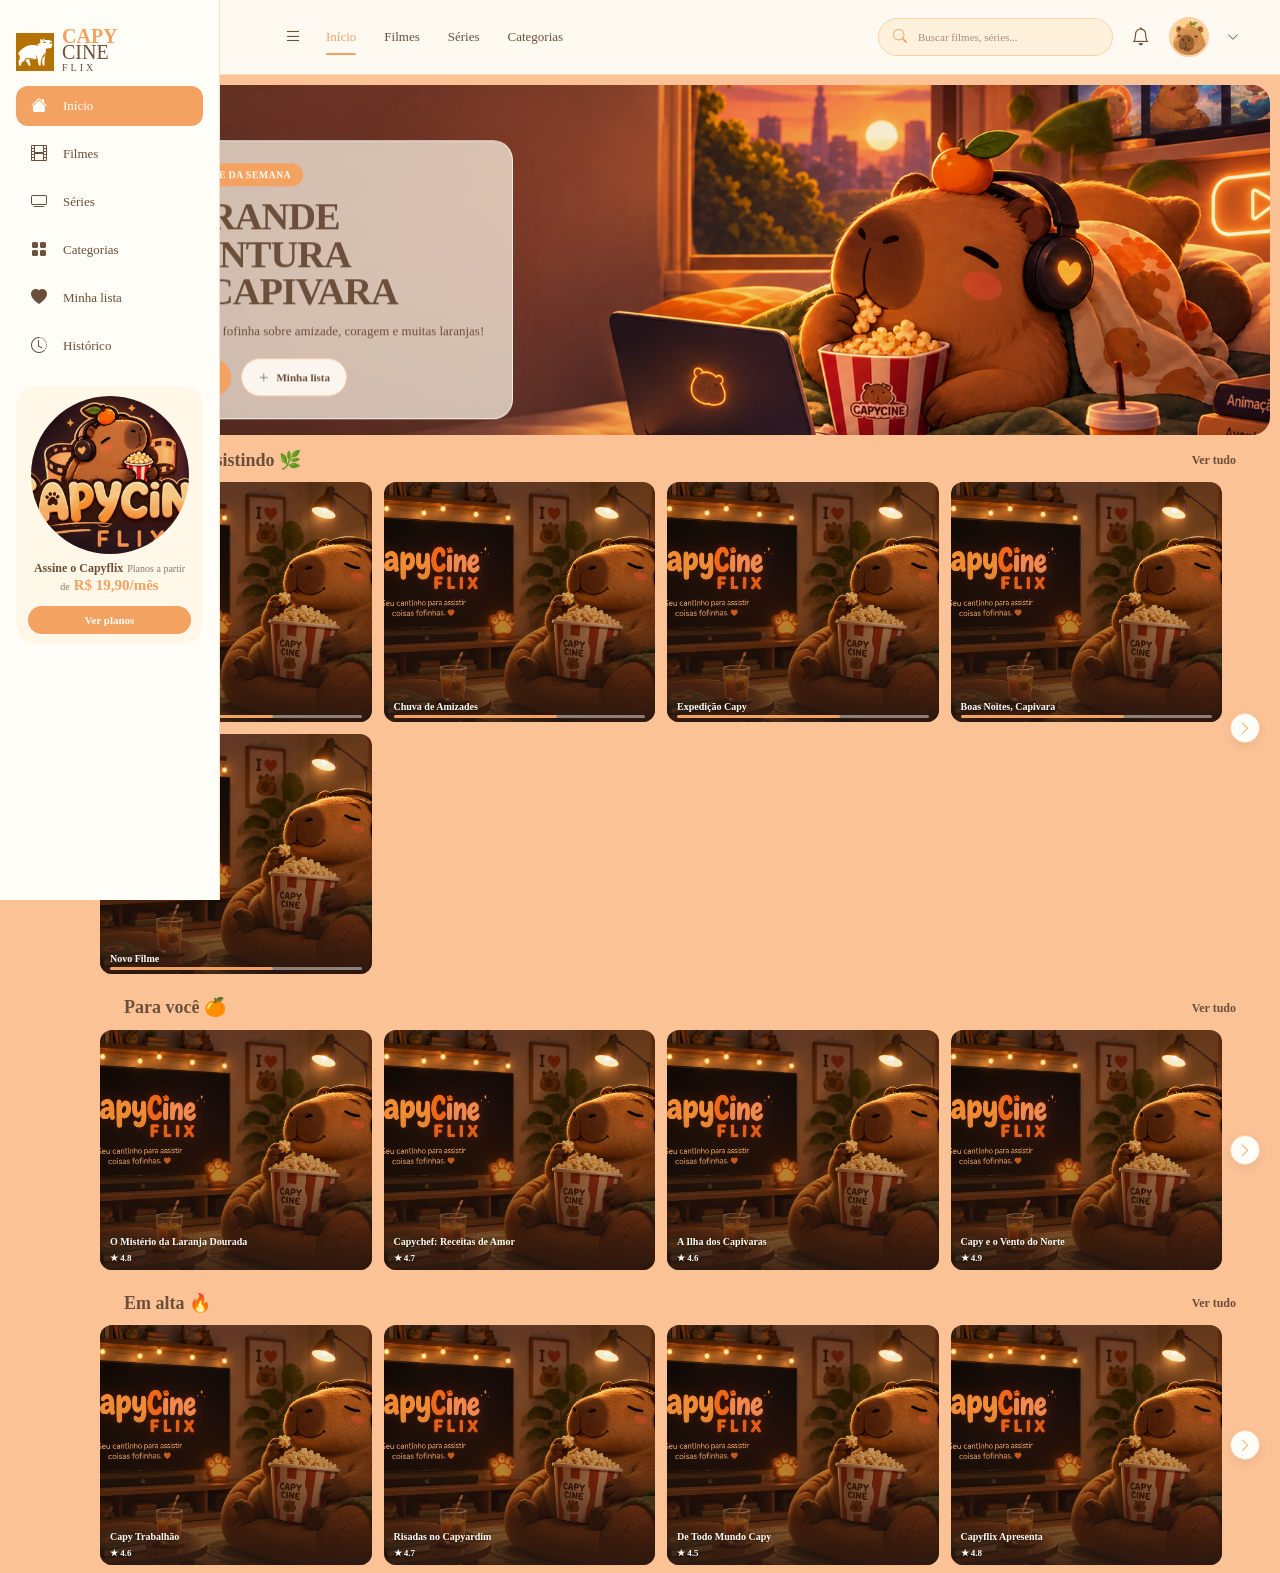
<file: index.html>
<!DOCTYPE html>
<html lang="pt-br">

<head>
    <meta charset="UTF-8">
    <meta name="viewport" content="width=device-width, initial-scale=1.0">
    <title>CapyFlix</title>
    <link rel="stylesheet" href="./frontend/css/navbar.css">
    <link rel="stylesheet" href="./frontend/css/styles.css">
    <link rel="icon" type="image/png" href="/public/img/capyIcon.png">
    <link rel="stylesheet" href="https://cdn.jsdelivr.net/npm/bootstrap-icons@1.13.1/font/bootstrap-icons.min.css">
    <link rel="stylesheet" href="./frontend/css/hero.css">
    <link rel="stylesheet" href="./frontend/css/movie.css">
</head>

<body>

    <div data-component="navbar"></div>

    <div data-component="hero"></div>

    <div data-component="continue-assistindo"></div>

    <div data-component="para-voce"></div>

    <div data-component="em-alta"></div>

    <script src="frontend/js/components.js"></script>


</body>

</html>
</file>
<file: frontend/css/navbar.css>
/* =========================
   NAVBAR
========================= */

.navbar {
    position: relative;
    z-index: 1000;
}


/* =========================
   SIDEBAR
========================= */

.sidebar {
    position: fixed;

    top: 0;
    left: 0;

    width: 220px;
    height: 100vh;

    box-sizing: border-box;

    padding: 28px 16px;

    background-color: #FFFDF7;

    border-right: 1px solid #F3E2C7;

    display: flex;
    flex-direction: column;

    z-index: 1100;

    transition:
        width 0.3s ease,
        transform 0.3s ease;
}

/* =========================
   LOGO DA CAPIVARA
========================= */

.sidebar-logo-icon {

    width: 38px;
    height: 38px;

    flex-shrink: 0;

    background-image: url("../../public/capybara.svg");

    background-repeat: no-repeat;
    background-position: center;
    background-size: contain;
}


/* =========================
   IMAGEM DO PLANO
========================= */

.sidebar-profile-image {

    width: 158px;
    height: 158px;

    flex-shrink: 0;

    border-radius: 50%;

    background-image: url("../../public/img/image.png");

    background-repeat: no-repeat;
    background-position: center;
    background-size: cover;
}


/* =========================
   FOTO DO PERFIL
========================= */

.profile-image {

    width: 100%;
    height: 100%;

    border-radius: 50%;

    background-image: url("../../public/img/capyIcon.png");

    background-repeat: no-repeat;
    background-position: center;
    background-size: cover;
}

.profile-image {
    width: 100%;
    height: 100%;

    border-radius: 50%;

    background-image: url("../../public/img/capyIcon.png");
    background-repeat: no-repeat;
    background-position: center;
    background-size: cover;

    border: 2px solid #FFD0A8;

    box-sizing: border-box;
}


/* =========================
   SIDEBAR RECOLHIDA - DESKTOP
========================= */

.sidebar.collapsed {
    width: 78px;

    padding-left: 10px;
    padding-right: 10px;
}


/* Esconde textos quando recolhida */

.sidebar.collapsed .sidebar-logo-text,
.sidebar.collapsed .sidebar-link span,
.sidebar.collapsed .sidebar-profile {
    display: none;
}


/* Centraliza os ícones */

.sidebar.collapsed .sidebar-logo {
    padding: 0;

    display: flex;
    justify-content: center;
}


.sidebar.collapsed .sidebar-link {
    justify-content: center;

    padding-left: 10px;
    padding-right: 10px;
}


.sidebar.collapsed .sidebar-link i {
    width: auto;
}


/* =========================
   LOGO
========================= */


.sidebar-logo a {
    display: flex;

    align-items: center;

    gap: 8px;

    text-decoration: none;

    color: #6B4F3A;
}


.sidebar-logo-icon {
    width: 38px;
    height: 38px;

    object-fit: contain;

    flex-shrink: 0;
}


.sidebar-logo-text {
    display: flex;

    flex-direction: column;

    font-size: 20px;

    line-height: 16px;
}


.sidebar-logo-text strong {
    color: #F4A261;
}


.sidebar-logo-text small {
    color: #6B4F3A;

    font-size: 10px;

    letter-spacing: 3px;
}

.sidebar-logo {
    padding-bottom: 10px;
}


/* =========================
   LINKS
========================= */

.sidebar-navigation {
    display: flex;

    flex-direction: column;

    gap: 8px;
}


.sidebar-link {
    display: flex;

    align-items: center;

    gap: 14px;

    padding: 11px 13px;

    border-radius: 12px;

    text-decoration: none;

    color: #6B4F3A;

    font-size: 13px;

    transition:
        background-color 0.25s ease,
        color 0.25s ease,
        transform 0.2s ease;
}


.sidebar-link i {
    width: 20px;

    flex-shrink: 0;

    font-size: 16px;

    text-align: center;
}


.sidebar-link:hover {
    background-color: #FFD0A8;
}


.sidebar-link.active {
    color: #FFFDF7;

    background-color: #F4A261;
}


/* =========================
   PLANO
========================= */

.sidebar-profile {
    margin-top: 20px;

    padding: 10px 12px;

    border-radius: 20px;

    background-color: #FFF7E8;

    display: flex;

    flex-direction: column;

    align-items: center;

    text-align: center;

    gap: 4px;

    flex-shrink: 0;
}


.sidebar-profile strong {
    color: #6B4F3A;

    font-size: 12px;
}


.sidebar-profile span {
    color: #8c7768;

    font-size: 10px;
}


.sidebar-profile b {
    color: #F4A261;

    font-size: 15px;
}


.sidebar-plan-button {
    display: flex;

    align-items: center;

    justify-content: center;

    width: 100%;

    margin-top: 8px;

    padding: 8px;

    box-sizing: border-box;

    border-radius: 20px;

    background-color: #F4A261;

    color: #FFFDF7;

    text-decoration: none;

    font-size: 11px;

    font-weight: 600;

    transition:
        background-color 0.2s ease,
        transform 0.2s ease;
}


.sidebar-plan-button:hover {
    background-color: #E89150;

    transform: translateY(-1px);
}


/* =========================
   TOPBAR
========================= */

.topbar {
    position: fixed;

    top: 0;

    left: 220px;

    right: 0;

    height: 75px;

    padding: 0 35px;

    box-sizing: border-box;

    background-color: rgba(255, 253, 247, 0.94);

    backdrop-filter: blur(10px);

    display: flex;

    align-items: center;

    justify-content: space-between;

    z-index: 1000;

    border-bottom: 1px solid #F3E2C7;

    transition: left 0.3s ease;
}


/*
   Quando a sidebar estiver recolhida
*/

body.sidebar-collapsed .topbar {
    left: 78px;
}


.topbar-left {
    padding-left: 20px !important;

    display: flex;

    align-items: center;

    gap: 15px;
}


/* =========================
   NAVEGAÇÃO SUPERIOR
========================= */

.top-navigation {
    display: flex;

    align-items: center;

    gap: 28px;
}


.top-navigation a {
    position: relative;

    color: #6B4F3A;

    text-decoration: none;

    font-size: 13px;

    padding: 28px 0;
}


.top-navigation a:hover {
    color: #F4A261;
}


.top-navigation a.active {
    color: #F4A261;
}


.top-navigation a.active::after {
    content: "";

    position: absolute;

    bottom: 18px;

    left: 0;

    width: 100%;

    height: 2px;

    background-color: #F4A261;

    border-radius: 10px;
}


/* =========================
   PESQUISA
========================= */

.topbar-actions {
    display: flex;

    align-items: center;

    gap: 12px;
}


.search-box {
    width: 235px;

    height: 38px;

    display: flex;

    align-items: center;

    gap: 9px;

    padding: 0 14px;

    box-sizing: border-box;

    border-radius: 22px;

    background-color: #FFF1DC;

    border: 1px solid #FFD0A8;
}


.search-box i {
    color: #F4A261;

    font-size: 14px;
}


.search-box input {
    width: 100%;

    border: none;

    outline: none;

    background: transparent;

    color: #6B4F3A;

    font-family: inherit;

    font-size: 11px;
}


.search-box input::placeholder {
    color: #A58C7A;
}


/* =========================
   ÍCONES
========================= */

.icon-button,
.profile-button,
.profile-arrow,
.menu-toggle {
    border: none;

    background: transparent;

    cursor: pointer;

    color: #6B4F3A;
}


.icon-button {
    font-size: 18px;

    padding: 7px;
}


.icon-button:hover {
    color: #F4A261;
}


.profile-button {
    width: 40px;

    height: 40px;

    padding: 0;
}


.profile-button img {
    width: 100%;

    height: 100%;

    object-fit: cover;

    border-radius: 50%;

    border: 2px solid #FFD0A8;
}


.profile-arrow {
    font-size: 12px;
}


/* =========================
   BOTÃO SIDEBAR
========================= */

.menu-toggle {
    display: flex;

    align-items: center;

    justify-content: center;

    width: 36px;

    height: 36px;

    padding: 0;

    border-radius: 10px;

    font-size: 18px;

    transition:
        background-color 0.2s ease,
        color 0.2s ease;
}


.menu-toggle:hover {
    background-color: #FFD0A8;

    color: #F4A261;
}


/* =========================
   OVERLAY
========================= */

.sidebar-overlay {
    display: none;
}


/* =========================================================
   TABLET
========================================================= */

@media (max-width: 900px) {

    .sidebar {
        width: 190px;
    }


    /*
       Sidebar recolhida no tablet
    */

    .sidebar.collapsed {
        width: 78px;
    }


    .topbar {
        left: 190px;

        padding: 0 20px;
    }


    body.sidebar-collapsed .topbar {
        left: 78px;
    }


    .top-navigation {
        gap: 18px;
    }


    .search-box {
        width: 190px;
    }

}


/* =========================================================
   MOBILE
========================================================= */

@media (max-width: 700px) {

    /*
       No celular a sidebar não usa
       o modo collapsed.
    */

    .sidebar,
    .sidebar.collapsed {

        width: 220px;

        transform: translateX(-100%);

        padding: 28px 16px;

        box-shadow:
            8px 0 30px
            rgba(107, 79, 58, 0.15);
    }


    .sidebar.open {

        transform: translateX(0);
    }


    /*
       Recupera textos no celular
       caso a sidebar tenha sido recolhida
       antes de diminuir a tela.
    */

    .sidebar.collapsed .sidebar-logo-text,
    .sidebar.collapsed .sidebar-link span,
    .sidebar.collapsed .sidebar-profile {

        display: flex;
    }


    .sidebar.collapsed .sidebar-link {

        justify-content: flex-start;

        padding: 11px 13px;
    }


    .sidebar.collapsed .sidebar-logo {

        padding: 0 8px;

        justify-content: flex-start;
    }


    .sidebar.collapsed .sidebar-link i {

        width: 20px;
    }


    /*
       TOPBAR MOBILE
    */

    .topbar {

        left: 0;

        height: 65px;

        padding: 0 16px;
    }


    body.sidebar-collapsed .topbar {

        left: 0;
    }


    .top-navigation {

        display: none;
    }


    .menu-toggle {

        display: flex;
    }


    .topbar-left {

        display: flex;

        align-items: center;

        padding-left: 0 !important;
    }


    .search-box {

        width: 150px;

        height: 35px;
    }


    .profile-arrow {

        display: none;
    }


    /*
       OVERLAY
    */

    .sidebar-overlay {

        position: fixed;

        inset: 0;

        background-color:
            rgba(107, 79, 58, 0.35);

        z-index: 1050;
    }


    .sidebar-overlay.open {

        display: block;
    }

}


/* =========================================================
   CELULAR PEQUENO
========================================================= */

@media (max-width: 450px) {

    .search-box {

        width: 38px;

        padding: 0;

        justify-content: center;

        border: none;

        background-color: #FFF1DC;
    }


    .search-box input {

        display: none;
    }


    .search-box i {

        font-size: 16px;
    }


    .topbar-actions {

        gap: 5px;
    }

}
</file>
<file: frontend/css/styles.css>
body {
    margin: 0;
    min-height: 100vh;

    background-size: cover;
    background-position: center;
    background-repeat: no-repeat;
    background-color: #fbc296;
}

/* =========================
   TABLET
========================= */

@media (max-width: 900px) {

    .hero {
        padding: 12px 10px 0;
    }


    .hero-image {

        min-height: 320px;

        background-position: center;
    }


    .hero-overlay {

        left: 4%;

        width: min(360px, 48%);

        padding: 18px;
    }


    .hero-overlay h1 {

        font-size: clamp(25px, 4vw, 38px);
    }

}

/* =========================
   MOBILE
========================= */

@media (max-width: 700px) {

    .hero {

        padding: 10px 8px 0;
    }


    .hero-image {

        min-height: 430px;

        border-radius: 16px;

        background-position: 65% center;

        /*
            A imagem continua sendo
            o fundo do Hero, mas agora
            o tamanho é controlado
            pelo próprio componente.
        */
    }


    .hero-overlay {

        top: auto;

        bottom: 15px;

        left: 15px;

        transform: none;

        width: calc(100% - 30px);

        padding: 18px;

        border-radius: 18px;

        background: rgba(255, 247, 232, 0.82);

        backdrop-filter: blur(7px);
    }


    .hero-badge {

        font-size: 9px;

        padding: 5px 10px;

        margin-bottom: 8px;
    }


    .hero-overlay h1 {

        font-size: clamp(25px, 8vw, 34px);

        line-height: 1;

        margin-bottom: 8px;
    }


    .hero-overlay p {

        font-size: 11px;

        margin-bottom: 13px;

        max-width: 100%;
    }


    .hero-actions {

        gap: 7px;
    }


    .hero-button {

        min-height: 35px;

        padding: 0 13px;

        font-size: 10px;
    }

}

/* =========================
   CELULAR PEQUENO
========================= */

@media (max-width: 450px) {

    .hero-image {

        min-height: 400px;

        background-position: 68% center;
    }


    .hero-overlay {

        bottom: 10px;

        left: 10px;

        width: calc(100% - 20px);

        padding: 15px;
    }


    .hero-overlay h1 {

        font-size: 27px;
    }


    .hero-overlay p {

        font-size: 10px;
    }


    .hero-button {

        flex: 1;

        padding: 0 8px;
    }

}
</file>
<file: frontend/css/hero.css>
/* =========================
   HERO
========================= */

.hero {
    width: 100%;

    padding: 15px 10px 0;

    box-sizing: border-box;
}

/* =========================
   CONTEÚDO PRINCIPAL
========================= */

main {
    margin-left: 220px;
    padding-top: 75px;
    min-height: 100vh;
    box-sizing: border-box;
}

/* =========================
   IMAGEM DO HERO
========================= */

.hero-image {

    position: relative;

    width: 100%;

    min-height: 350px;

    border-radius: 18px;

    overflow: hidden;

    background-image: url("../../public/img/capycineflixHero.png");

    background-size: cover;

    background-position: center;

    background-repeat: no-repeat;

    margin-top: 70px;


}


/* =========================
   CARD / INFORMAÇÕES
========================= */

.hero-overlay {

    position: absolute;

    top: 50%;

    left: 5%;

    transform: translateY(-50%);

    width: min(390px, 42%);

    padding: 22px;

    box-sizing: border-box;

    border-radius: 20px;

    margin-left: 50px;

    margin-top: 20px;

    /*
        Transparência para
        deixar a imagem aparecer
        atrás do conteúdo.
    */

    background: rgba(255, 247, 232, 0.72);

    backdrop-filter: blur(5px);

    border: 1px solid rgba(255, 253, 247, 0.75);

    box-shadow:
        0 10px 30px rgba(107, 79, 58, 0.12);

}


/* =========================
   BADGE
========================= */

.hero-badge {

    display: inline-flex;

    align-items: center;

    padding: 6px 12px;

    margin-bottom: 12px;

    border-radius: 20px;

    background-color: #F4A261;

    color: #FFFDF7;

    font-size: 10px;

    font-weight: 700;

    letter-spacing: 0.3px;
}


/* =========================
   TÍTULO
========================= */

.hero-overlay h1 {

    margin: 0 0 10px;

    color: #6B4F3A;

    font-size: clamp(28px, 3vw, 46px);

    line-height: 0.98;

    font-weight: 800;

    letter-spacing: -1px;
}


/* =========================
   DESCRIÇÃO
========================= */

.hero-overlay p {

    max-width: 340px;

    margin: 0 0 18px;

    color: #6B4F3A;

    font-size: 13px;

    line-height: 1.5;
}


/* =========================
   BOTÕES
========================= */

.hero-actions {

    display: flex;

    align-items: center;

    gap: 10px;

    flex-wrap: wrap;
}


.hero-button {

    display: inline-flex;

    align-items: center;

    justify-content: center;

    gap: 7px;

    min-height: 38px;

    padding: 0 16px;

    box-sizing: border-box;

    border-radius: 20px;

    text-decoration: none;

    font-size: 11px;

    font-weight: 700;

    transition:
        transform 0.2s ease,
        background-color 0.2s ease;
}


.hero-button:hover {

    transform: translateY(-2px);
}


.hero-button-primary {

    background-color: #F4A261;

    color: #FFFDF7;
}


.hero-button-primary:hover {

    background-color: #E89150;
}


.hero-button-secondary {

    background-color: rgba(255, 253, 247, 0.9);

    color: #6B4F3A;

    border: 1px solid #FFD0A8;
}


.hero-button-secondary:hover {

    background-color: #FFFDF7;
}

/* =====================================================
   HERO - RESPONSIVO
===================================================== */

@media (max-width: 700px) {

    .hero {
        width: 100%;
        padding: 10px 12px 0;
        box-sizing: border-box;
    }


    /* =========================
       IMAGEM
    ========================= */

    .hero-image {

        width: 100%;

        height: 430px;
        min-height: 430px;

        border-radius: 20px;

        background-size: cover;

        /*
         * Ajusta a posição da imagem
         * para manter a capivara visível.
         */

        background-position: 65% center;

        overflow: hidden;
    }


    /* =========================
       CARD
    ========================= */

    .hero-overlay {

        position: absolute;

        top: auto;
        left: 14px;
        right: 14px;
        bottom: 14px;

        transform: none;

        width: auto;
        max-width: none;

        margin: 0;

        padding: 16px;

        box-sizing: border-box;

        border-radius: 20px;

        background: rgba(255, 247, 232, 0.82);

        backdrop-filter: blur(8px);

        border: 1px solid rgba(255, 253, 247, 0.85);

        box-shadow:
            0 8px 25px rgba(107, 79, 58, 0.18);
    }


    /* =========================
       BADGE
    ========================= */

    .hero-badge {

        padding: 6px 11px;

        margin-bottom: 9px;

        font-size: 9px;
    }


    /* =========================
       TÍTULO
    ========================= */

    .hero-overlay h1 {

        margin: 0 0 8px;

        font-size: 28px !important;

        line-height: 1.05 !important;

        letter-spacing: -0.5px;

        max-width: 280px;

        color: #6B4F3A;
    }


    /* =========================
       DESCRIÇÃO
    ========================= */

    .hero-overlay p {

        max-width: 260px;

        margin: 0 0 12px;

        font-size: 11px;

        line-height: 1.4;
    }


    /* =========================
       BOTÕES
    ========================= */

    .hero-actions {

        display: flex;

        align-items: center;

        gap: 7px;

        flex-wrap: wrap;
    }


    .hero-button {

        min-height: 34px;

        padding: 0 13px;

        border-radius: 18px;

        font-size: 10px;
    }

}


/* =====================================================
   CELULAR PEQUENO
===================================================== */

@media (max-width: 450px) {

    .hero {

        padding: 8px 10px 0;
    }


    .hero-image {

        height: 390px;

        min-height: 390px;

        border-radius: 18px;

        background-position: 68% center;
    }


    .hero-overlay {

        left: 12px;
        right: 12px;
        bottom: 12px;

        padding: 14px;

        border-radius: 18px;
    }


    .hero-overlay h1 {

        font-size: 24px !important;

        line-height: 1.05 !important;

        max-width: 250px;
    }


    .hero-overlay p {

        font-size: 10px;

        max-width: 230px;

        margin-bottom: 10px;
    }


    .hero-button {

        min-height: 32px;

        padding: 0 11px;

        font-size: 9px;
    }

}

@media (max-width: 700px) {

    main {

        margin-left: 0;

        padding-top: 65px;

        width: 100%;

        box-sizing: border-box;
    }

}
</file>
<file: frontend/css/movie.css>
/* =========================================================
   SEÇÕES DE FILMES
   CONTINUE ASSISTINDO
   PARA VOCÊ
   EM ALTA
========================================================= */


/* =========================================================
   SEÇÃO
========================================================= */

.movie-section {

    width: 100%;

    box-sizing: border-box;

    padding: 14px 20px 8px;

    padding-left: 100px;

    position: relative;

}


/* =========================================================
   CABEÇALHO
========================================================= */

.section-header {

    width: 100%;

    display: flex;

    align-items: center;

    justify-content: space-between;

    margin-bottom: 10px;

    box-sizing: border-box;

}


.section-header h2 {

    margin: 0;

    padding: 0;

    color: #6b4f3a;

    font-size: 17px;

    font-weight: 700;

    line-height: 1.2;

}


.section-header a {

    color: #6B4F3A;

    text-decoration: none;

    font-size: 11px;

    font-weight: 600;

    white-space: nowrap;

    transition: 0.2s ease;

}


.section-header a:hover {

    color: #6B4F3A;

}


/* =========================================================
   CONTAINER DOS CARDS
========================================================= */

.movie-container {

    width: 100%;

    display: grid;

    grid-template-columns:
        repeat(4, minmax(0, 1fr));

    gap: 12px;

    position: relative;

    box-sizing: border-box;

    padding-right: 38px;

}

/* =========================================================
   CARD
========================================================= */

.movie-card {

    position: relative;

    width: 100%;

    min-width: 0;

    aspect-ratio: 16 / 9;

    border-radius: 10px;

    overflow: hidden;

    box-sizing: border-box;

    background-color: #F3E2C7;

    background-image: url("../../public/img/noimg.png")!important;

    background-position: center;

    background-repeat: no-repeat;

    background-size: cover;

    cursor: pointer;

    transition:
        transform 0.2s ease,
        box-shadow 0.2s ease;
}


.movie-card:hover {

    transform: translateY(-3px);

    box-shadow:
        0 8px 18px rgba(107, 79, 58, 0.18);

}


/* =========================================================
   ESCURECIMENTO DA PARTE INFERIOR
========================================================= */

.movie-card::after {

    content: "";

    position: absolute;

    inset: 0;

    background:
        linear-gradient(
            to top,
            rgba(40, 25, 18, 0.78),
            rgba(40, 25, 18, 0.05) 65%,
            transparent
        );

    pointer-events: none;

}


/* =========================================================
   TÍTULO
========================================================= */

.movie-title {

    position: absolute;

    left: 10px;

    bottom: 9px;

    z-index: 3;

    max-width: calc(100% - 20px);

    color: #FFFDF7;

    font-size: 10px;

    font-weight: 600;

    line-height: 1.2;

    white-space: nowrap;

    overflow: hidden;

    text-overflow: ellipsis;

    text-shadow:
        0 1px 3px rgba(0, 0, 0, 0.6);

}


/* =========================================================
   PROGRESSO - CONTINUE ASSISTINDO
========================================================= */

.movie-progress {

    position: absolute;

    left: 10px;

    right: 10px;

    bottom: 4px;

    height: 3px;

    border-radius: 10px;

    background-color:
        rgba(255, 253, 247, 0.45);

    z-index: 4;

    overflow: hidden;

}


.movie-progress::after {

    content: "";

    display: block;

    width: 65%;

    height: 100%;

    border-radius: inherit;

    background-color: #F4A261;

}


/* =========================================================
   NOTA / RATING
========================================================= */

.movie-rating {

    position: absolute;

    left: 10px;

    bottom: 7px;

    z-index: 4;

    color: #FFFDF7;

    font-size: 9px;

    font-weight: 600;

    text-shadow:
        0 1px 3px rgba(0, 0, 0, 0.6);

}

.para-voce .movie-title,
.em-alta .movie-title {
    bottom: 22px;
}

.para-voce .movie-rating,
.em-alta .movie-rating {
    bottom: 7px;
}

/*
   Como o título fica junto com a nota,
   deixamos espaço para os dois.
*/

.movie-card .movie-rating + .movie-title {

    bottom: 22px;

}


/* =========================================================
   SETA
========================================================= */

.movie-arrow {

    position: absolute;

    right: 0;

    top: 50%;

    transform: translateY(-50%);

    width: 30px;

    height: 30px;

    padding: 0;

    display: flex;

    align-items: center;

    justify-content: center;

    border: 1px solid #FFD0A8;

    border-radius: 50%;

    background-color: #FFFDF7;

    color: #F4A261;

    font-size: 14px;

    cursor: pointer;

    z-index: 20;

    box-shadow:
        0 3px 8px rgba(107, 79, 58, 0.12);

    transition:
        background-color 0.2s ease,
        color 0.2s ease,
        transform 0.2s ease;

}


.movie-arrow:hover {

    background-color: #F4A261;

    color: #FFFDF7;

    transform:
        translateY(-50%)
        scale(1.05);

}


/* =========================================================
   CONTINUE ASSISTINDO
========================================================= */

.continue-assistindo .continue-1 {

    background-image:
        url("../../public/img/continue1.jpg");

}

.continue-assistindo .continue-2 {

    background-image:
        url("../../public/img/continue2.jpg");

}

.continue-assistindo .continue-3 {

    background-image:
        url("../../public/img/continue3.jpg");

}

.continue-assistindo .continue-4 {

    background-image:
        url("../../public/img/continue4.jpg");

}

.continue-assistindo .continue-5 {

    background-image:
        url("../../public/img/continue5.jpg");

}


/* =========================================================
   PARA VOCÊ
========================================================= */

.para-voce .para-1 {

    background-image:
        url("../../public/img/para1.jpg");

}

.para-voce .para-2 {

    background-image:
        url("../../public/img/para2.jpg");

}

.para-voce .para-3 {

    background-image:
        url("../../public/img/para3.jpg");

}

.para-voce .para-4 {

    background-image:
        url("../../public/img/para4.jpg");

}


/* =========================================================
   EM ALTA
========================================================= */

.movie-card {
    position: relative;

    width: 100%;
    height: 240px;

    border-radius: 12px;

    overflow: hidden;

    background-image: url("../../public/img/noimg.png");
    background-size: cover;
    background-position: center;
    background-repeat: no-repeat;
}

.em-alta .alta-1 {

    background-image:
        url("../../public/img/alta1.jpg");

}

.em-alta .alta-2 {

    background-image:
        url("../../public/img/alta2.jpg");

}

.em-alta .alta-3 {

    background-image:
        url("../../public/img/alta3.jpg");

}

.em-alta .alta-4 {

    background-image:
        url("../../public/img/alta4.jpg");

}


/* =========================================================
   EVITA QUE O CONTEÚDO ENTRE NA SIDEBAR
========================================================= */

main {

    box-sizing: border-box;

    width: calc(100% - 220px);

    margin-left: 220px;

}


/* =========================================================
   TABLET
========================================================= */

@media (max-width: 900px) {

    main {

        width: calc(100% - 190px);

        margin-left: 190px;

    }


    .movie-section {

        padding-left: 16px;

        padding-right: 16px;

    }


    .movie-container {

        grid-template-columns:
            repeat(3, minmax(0, 1fr));

        gap: 10px;

    }

}


/* =========================================================
   MOBILE
========================================================= */

@media (max-width: 700px) {

    main {

        width: 100%;

        margin-left: 0;

    }


    .movie-section {

        width: 100%;

        padding:
            12px
            12px
            8px;

    }


    .movie-container {

        grid-template-columns:
            repeat(2, minmax(0, 1fr));

        gap: 9px;

        padding-right: 34px;

    }


    .section-header {

        margin-bottom: 9px;

    }


    .section-header h2 {

        font-size: 15px;

    }


    .section-header a {

        font-size: 10px;

    }


    .movie-card {

        border-radius: 9px;

    }


    .movie-title {

        left: 8px;

        bottom: 8px;

        max-width: calc(100% - 16px);

        font-size: 8px;

    }


    .movie-rating {

        left: 8px;

        font-size: 8px;

    }


    .movie-progress {

        left: 8px;

        right: 8px;

        bottom: 4px;

    }


    .movie-arrow {

        width: 27px;

        height: 27px;

        right: 0;

        font-size: 12px;

    }

}


/* =========================================================
   CELULAR PEQUENO
========================================================= */

@media (max-width: 450px) {

    .movie-section {

        padding:
            10px
            10px
            6px;

    }


    .movie-container {

        gap: 8px;

        padding-right: 31px;

    }


    .section-header h2 {

        font-size: 14px;

    }


    .section-header a {

        font-size: 9px;

    }


    .movie-card {

        border-radius: 8px;

    }


    .movie-title {

        font-size: 8px;

        left: 7px;

        bottom: 7px;

    }


    .movie-rating {

        left: 7px;

        font-size: 8px;

    }


    .movie-progress {

        left: 7px;

        right: 7px;

    }


    .movie-arrow {

        width: 25px;

        height: 25px;

        font-size: 11px;

    }

}

/* =====================================================
   AJUSTE DO CABEÇALHO DAS SEÇÕES
   Evita que o título fique atrás do sidebar
===================================================== */

.movie-section {
    position: relative;
    box-sizing: border-box;
}

/* Cabeçalho sempre respeitando o início do conteúdo */
.movie-section .section-header {
    width: 100%;
    box-sizing: border-box;

    display: flex;
    align-items: center;
    justify-content: space-between;

    padding-left: 24px;
    padding-right: 24px;

    margin-left: 0;
}

/* Título */
.movie-section .section-header h2 {
    margin: 0;
    padding: 0;

    color: #6B4F3A;

    font-size: 18px;
    font-weight: 700;

    line-height: 1.3;

    white-space: nowrap;
}

/* Ver tudo */
.movie-section .section-header a {
    margin: 0;
    padding: 0;

    color: #6B4F3A;

    font-size: 12px;
    font-weight: 600;

    text-decoration: none;

    white-space: nowrap;
}

.movie-section .section-header a:hover {
    color: #E89150;
}


/* =====================================================
   DESKTOP COM SIDEBAR RECOLHIDA
===================================================== */

@media (min-width: 701px) {

    .sidebar.collapsed ~ .topbar {
        left: 78px;
    }

}


/* =====================================================
   MOBILE
===================================================== */

@media (max-width: 700px) {

    .movie-section .section-header {
        padding-left: 14px;
        padding-right: 14px;
    }

    .movie-section .section-header h2 {
        font-size: 16px;
    }

    .movie-section .section-header a {
        font-size: 11px;
    }

}
</file>
